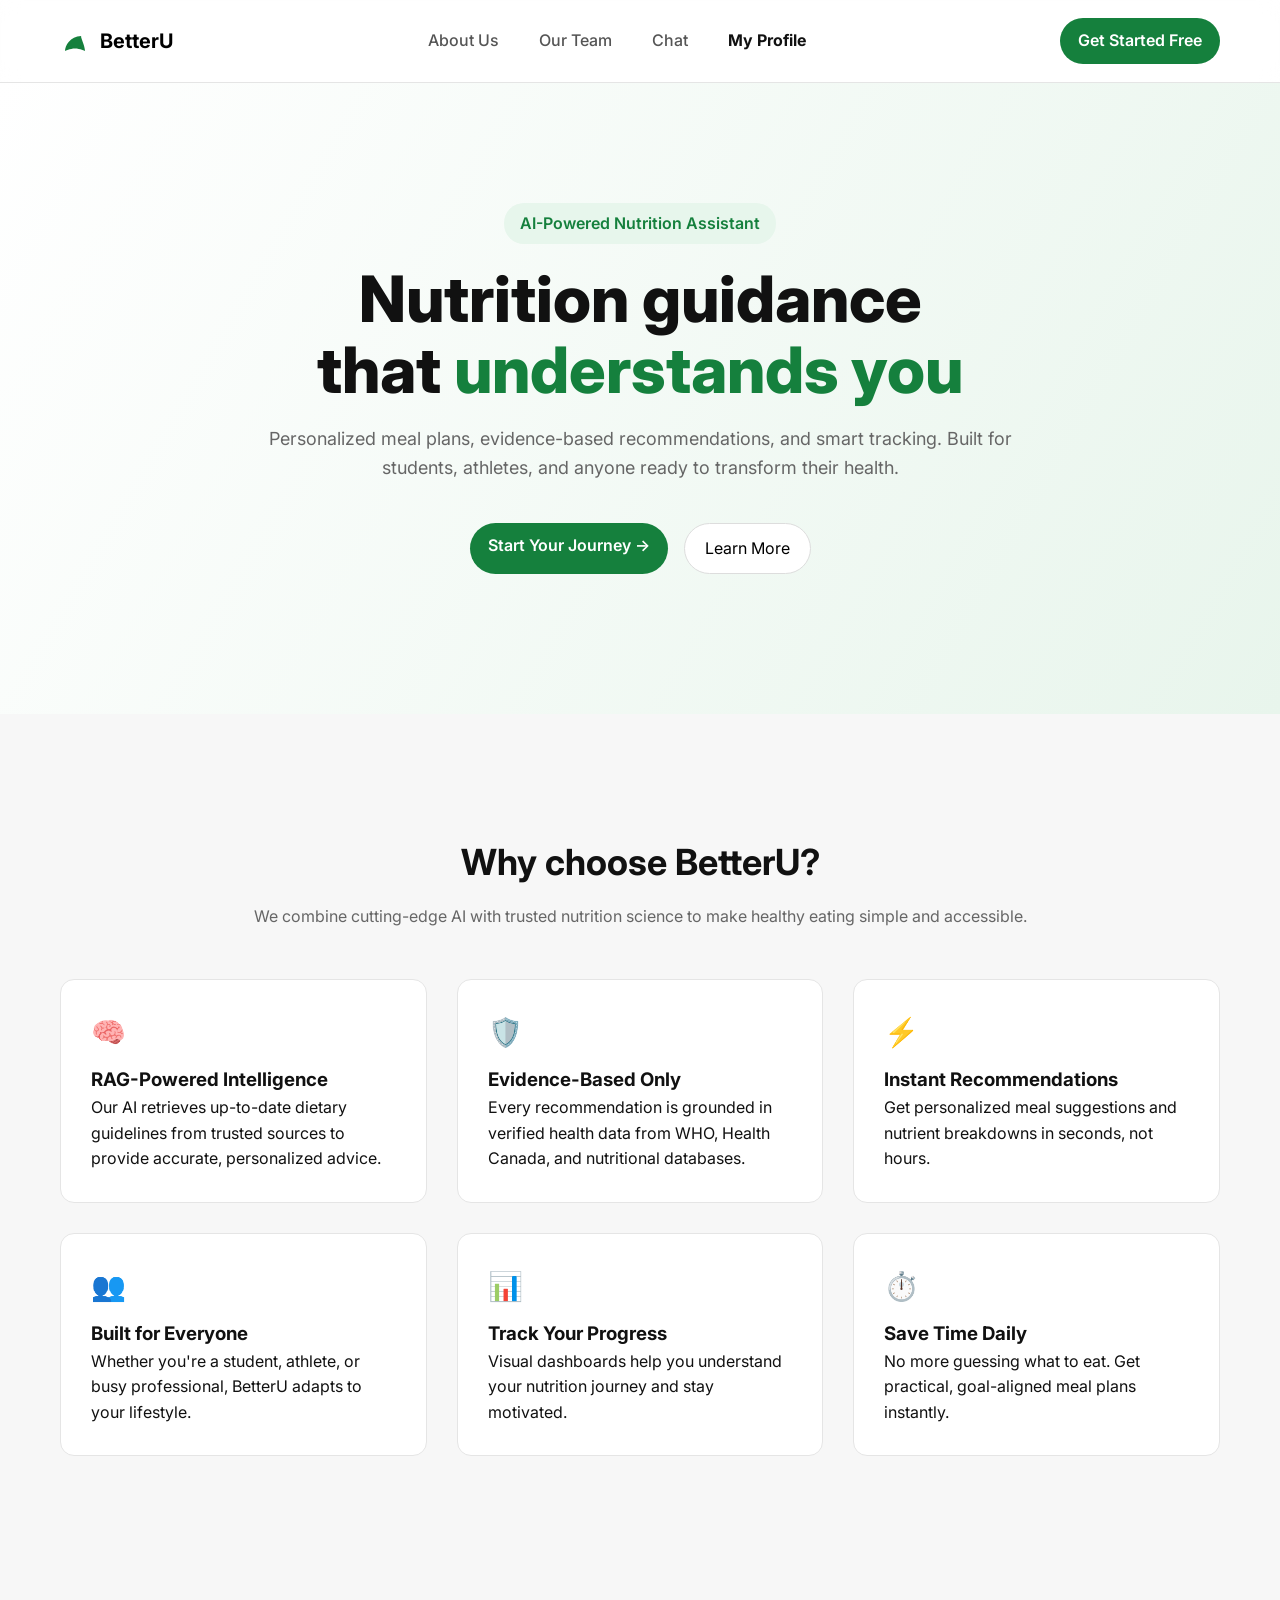
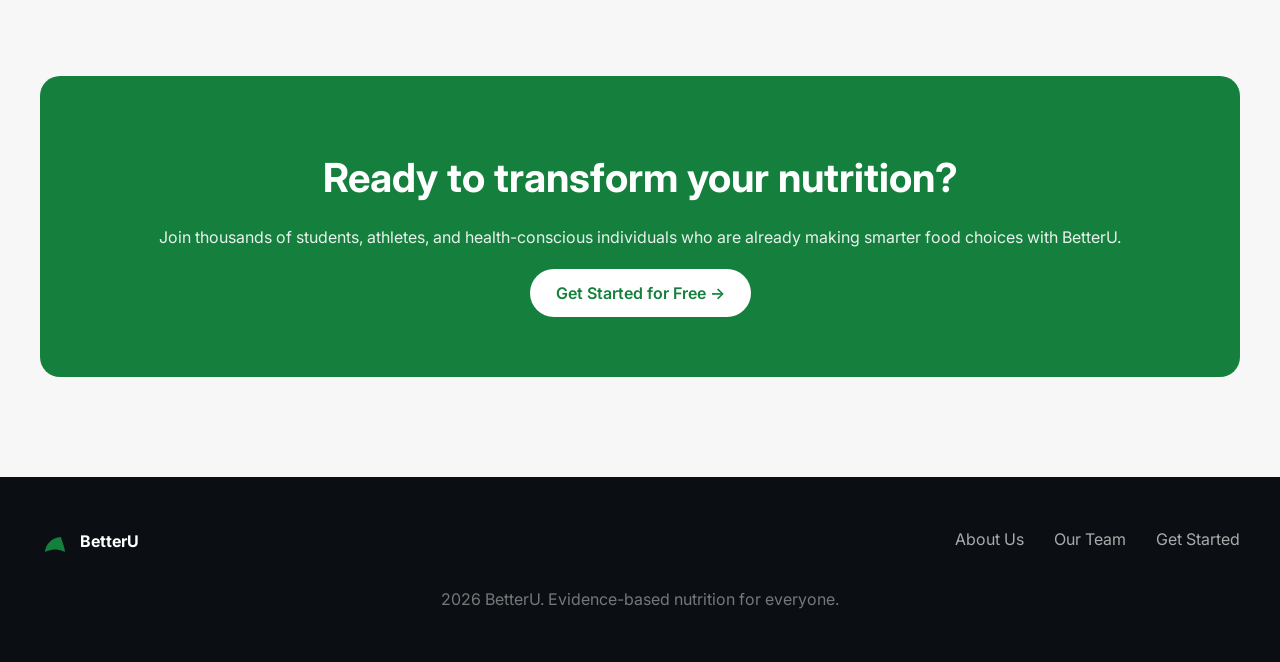
<file: Frontend/index.html>
<!DOCTYPE html>
<html lang="en">

<head>
<meta charset="UTF-8">
<meta name="viewport" content="width=device-width, initial-scale=1.0">

<title>BetterU - AI Nutrition Assistant</title>

<link rel="stylesheet" href="styles.css">

<link href="https://fonts.googleapis.com/css2?family=Inter:wght@400;500;600;700;800&display=swap" rel="stylesheet">

</head>


<body>


<!-- NAVBAR -->

<header class="navbar">

<div class="nav-container">

<a href="#home" class="logo">
<img src="assets/leaf.svg" alt="BetterU logo">
<span>BetterU</span>
</a>

<nav class="nav-links">

<a href="about.html">About Us</a>
<a href="team.html">Our Team</a>
<a href="chat.html">Chat</a>
<a href="profile.html" style="color:#111;font-weight:700;">My Profile</a>

</nav>

<a href="cta.html" class="btn-primary">Get Started Free</a>

</div>

</header>





<section id="home" class="hero">

<div class="hero-content">

<div class="badge">
AI-Powered Nutrition Assistant
</div>

<h1>
Nutrition guidance <br>
that <span class="green">understands you</span>
</h1>

<p class="hero-description">
Personalized meal plans, evidence-based recommendations,
and smart tracking. Built for students, athletes,
and anyone ready to transform their health.
</p>

<div class="hero-buttons">

<a href="cta.html" class="btn-primary">Start Your Journey →</a>

<a href="about.html" class="btn-secondary">Learn More</a>

</div>

</div>

</section>



<!-- FEATURES -->

<section id="about" class="features">

<h2>Why choose BetterU?</h2>

<p class="features-subtitle">
We combine cutting-edge AI with trusted nutrition science to make healthy eating simple and accessible.
</p>


<div class="features-grid">


<div class="feature-card">
<div class="feature-icon">🧠</div>
<h3>RAG-Powered Intelligence</h3>
<p>
Our AI retrieves up-to-date dietary guidelines from trusted sources to provide accurate, personalized advice.
</p>
</div>


<div class="feature-card">
<div class="feature-icon">🛡️</div>
<h3>Evidence-Based Only</h3>
<p>
Every recommendation is grounded in verified health data from WHO, Health Canada, and nutritional databases.
</p>
</div>


<div class="feature-card">
<div class="feature-icon">⚡</div>
<h3>Instant Recommendations</h3>
<p>
Get personalized meal suggestions and nutrient breakdowns in seconds, not hours.
</p>
</div>


<div class="feature-card">
<div class="feature-icon">👥</div>
<h3>Built for Everyone</h3>
<p>
Whether you're a student, athlete, or busy professional, BetterU adapts to your lifestyle.
</p>
</div>


<div class="feature-card">
<div class="feature-icon">📊</div>
<h3>Track Your Progress</h3>
<p>
Visual dashboards help you understand your nutrition journey and stay motivated.
</p>
</div>


<div class="feature-card">
<div class="feature-icon">⏱️</div>
<h3>Save Time Daily</h3>
<p>
No more guessing what to eat. Get practical, goal-aligned meal plans instantly.
</p>
</div>


</div>

</section>



<!-- CTA -->

<section id="cta" class="cta">

<div class="cta-box">

<h2>Ready to transform your nutrition?</h2>

<p>
Join thousands of students, athletes, and health-conscious individuals
who are already making smarter food choices with BetterU.
</p>

<a href="#" class="btn-secondary-light">
Get Started for Free →
</a>

</div>

</section>



<!-- FOOTER -->

<footer class="footer">

<div class="footer-top">

<div class="footer-logo">
<img src="assets/leaf.svg">
<span>BetterU</span>
</div>

<div class="footer-links">
<a href="about.html">About Us</a>
<a href="team.html">Our Team</a>
<a href="cta.html">Get Started</a>
</div>

</div>

<div class="footer-bottom">
<p>2026 BetterU. Evidence-based nutrition for everyone.</p>
</div>

</footer>


<script src="script.js"></script>

</body>

</html>
</file>
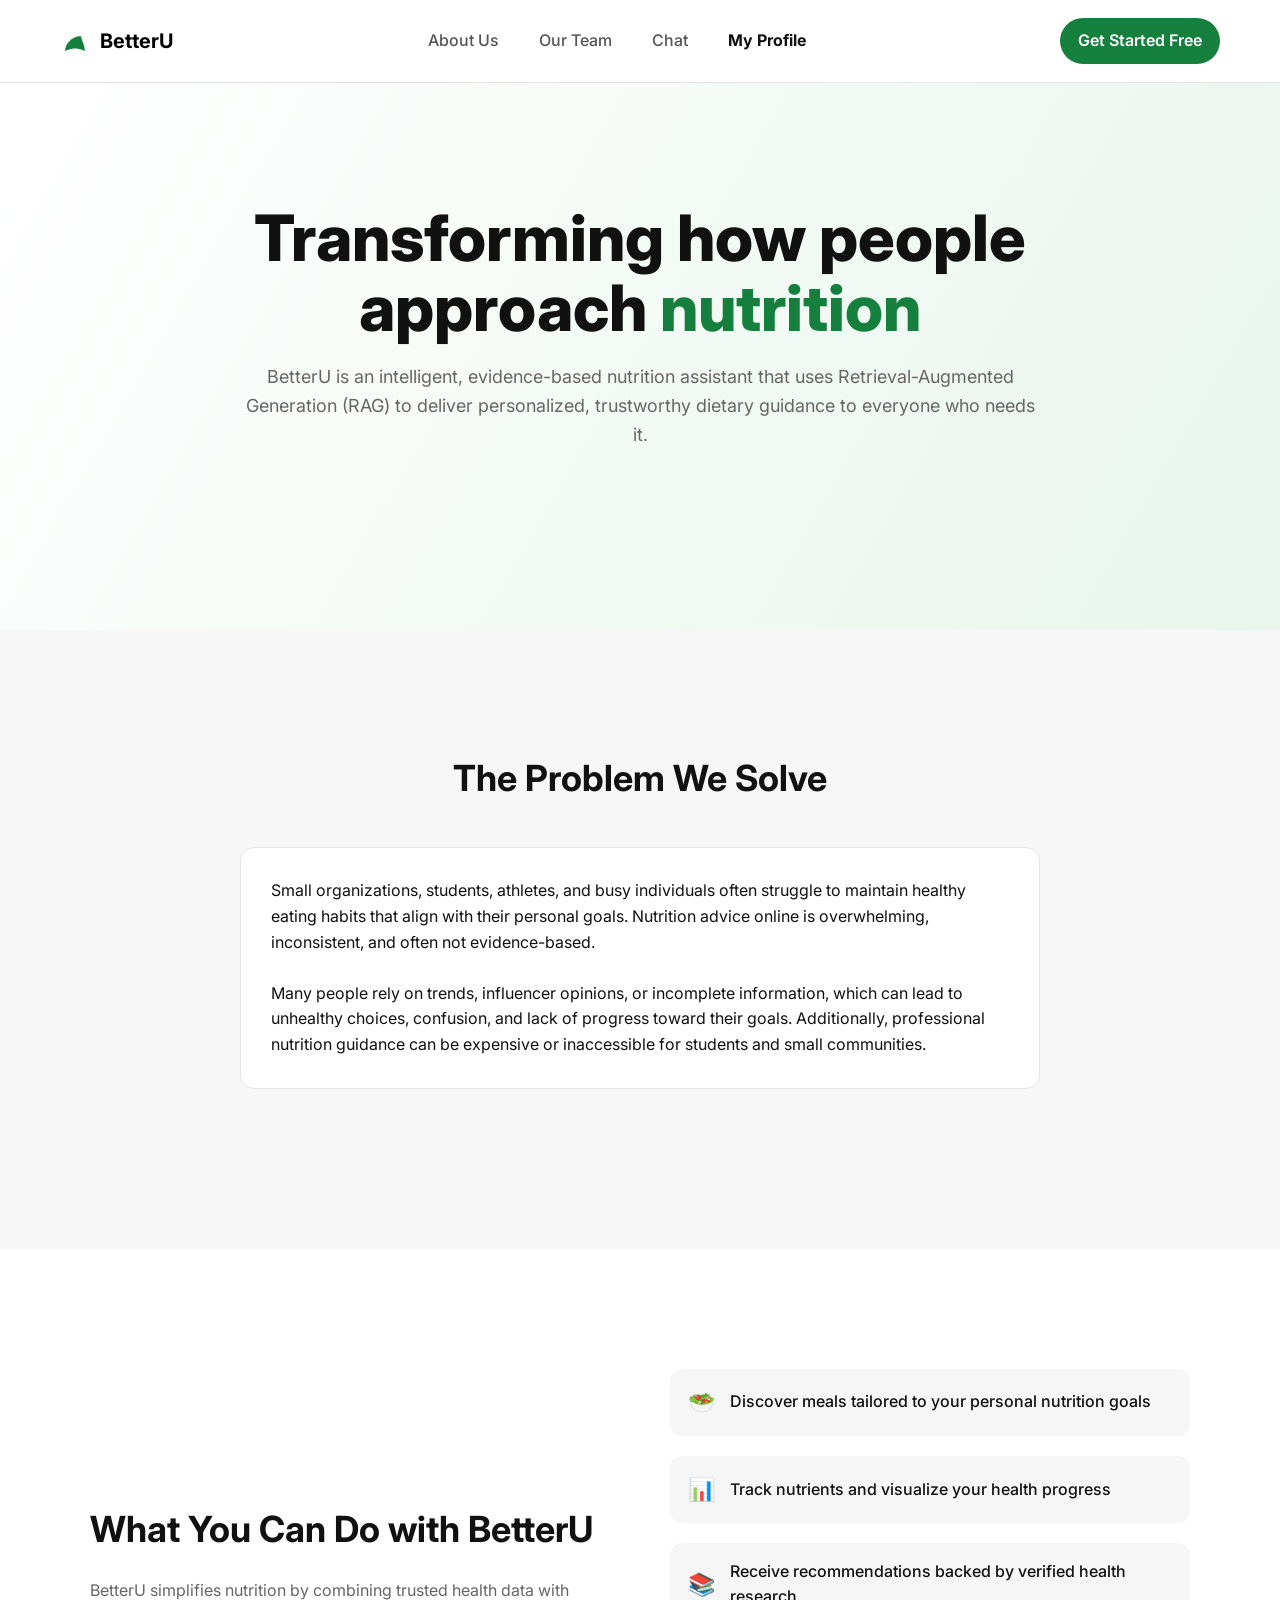
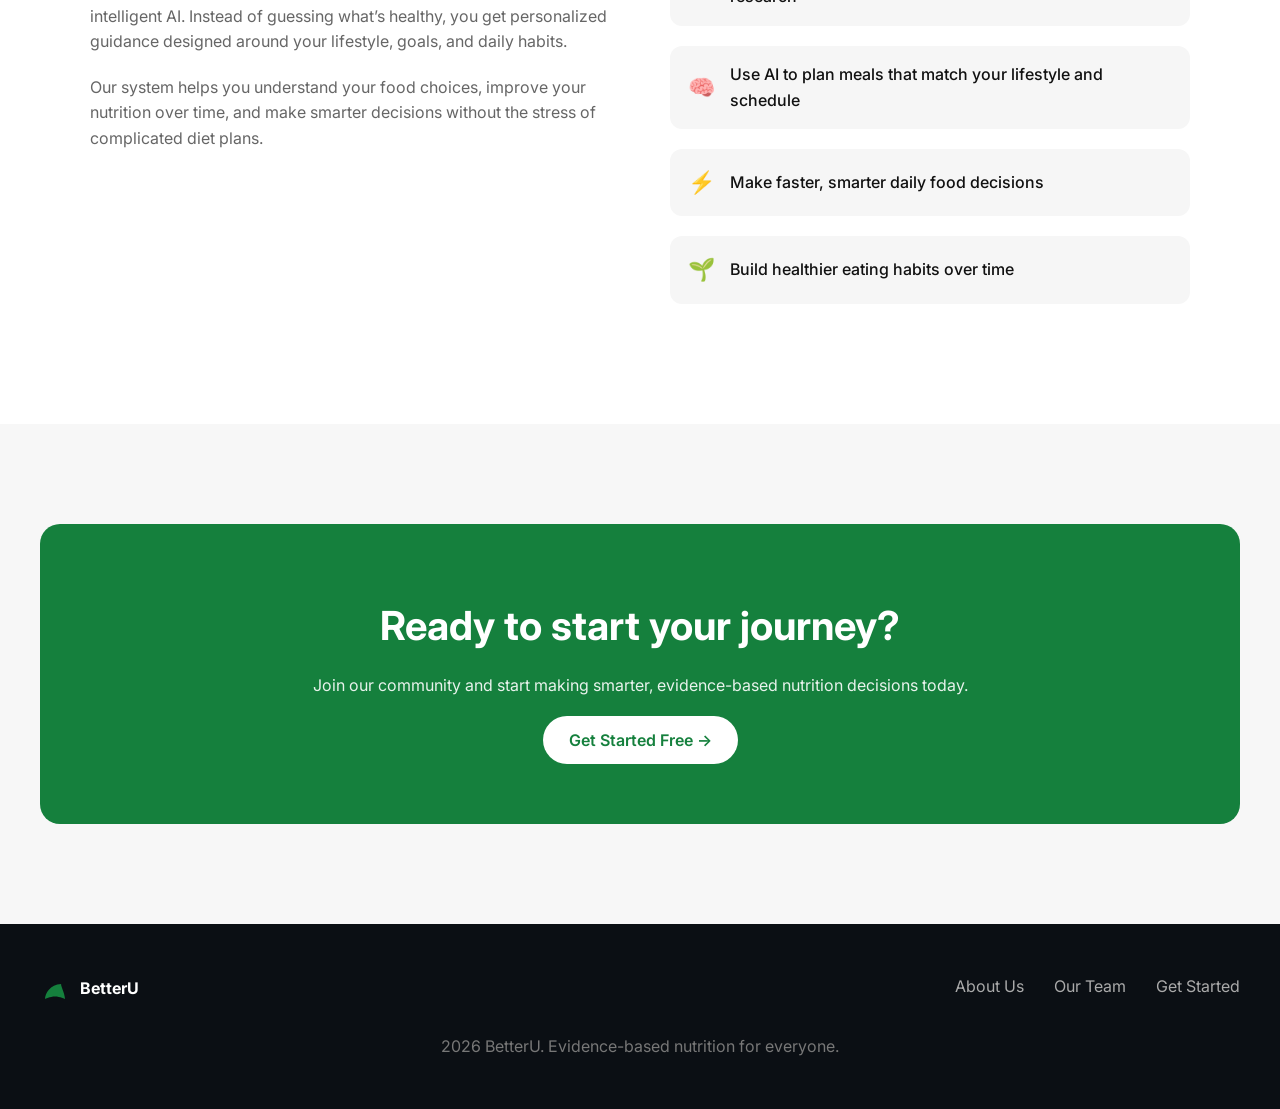
<file: Frontend/about.html>
<!DOCTYPE html>
<html lang="en">

<head>
<meta charset="UTF-8">
<meta name="viewport" content="width=device-width, initial-scale=1.0">

<title>About Us - BetterU</title>

<link rel="stylesheet" href="styles.css">

<link href="https://fonts.googleapis.com/css2?family=Inter:wght@400;500;600;700;800&display=swap" rel="stylesheet">
</head>


<body>

<!-- NAVBAR -->

<header class="navbar">

<div class="nav-container">

<a href="index.html" class="logo">
<img src="assets/leaf.svg" alt="BetterU logo">
<span>BetterU</span>
</a>

<nav class="nav-links">
<a href="about.html">About Us</a>
<a href="team.html">Our Team</a>
<a href="chat.html">Chat</a>
<a href="profile.html" style="color:#111;font-weight:700;">My Profile</a>
</nav>

<a href="#cta" class="btn-primary">Get Started Free</a>

</div>

</header>



<!-- HERO -->

<section class="hero">

<div class="hero-content">

<h1>
Transforming how people approach
<span class="green">nutrition</span>
</h1>

<p class="hero-description">
BetterU is an intelligent, evidence-based nutrition assistant that uses
Retrieval-Augmented Generation (RAG) to deliver personalized,
trustworthy dietary guidance to everyone who needs it.
</p>

</div>

</section>



<!-- PROBLEM SECTION -->

<section class="features">

<h2>The Problem We Solve</h2>

<div class="feature-card" style="max-width:800px;margin:40px auto;text-align:left">

<p>
Small organizations, students, athletes, and busy individuals often
struggle to maintain healthy eating habits that align with their
personal goals. Nutrition advice online is overwhelming,
inconsistent, and often not evidence-based.
</p>

<br>

<p>
Many people rely on trends, influencer opinions, or incomplete
information, which can lead to unhealthy choices, confusion,
and lack of progress toward their goals. Additionally,
professional nutrition guidance can be expensive or inaccessible
for students and small communities.
</p>

</div>

</section>



<!-- WHAT YOU CAN DO -->

<section class="capabilities">

<div class="capabilities-container">

<div class="capabilities-left">

<h2>What You Can Do with BetterU</h2>

<p class="capabilities-intro">
BetterU simplifies nutrition by combining trusted health data
with intelligent AI. Instead of guessing what’s healthy,
you get personalized guidance designed around your lifestyle,
goals, and daily habits.
</p>

<p class="capabilities-intro">
Our system helps you understand your food choices, improve
your nutrition over time, and make smarter decisions without
the stress of complicated diet plans.
</p>

</div>


<div class="capabilities-right">

<div class="capability-item">
<span>🥗</span>
<p>Discover meals tailored to your personal nutrition goals</p>
</div>

<div class="capability-item">
<span>📊</span>
<p>Track nutrients and visualize your health progress</p>
</div>

<div class="capability-item">
<span>📚</span>
<p>Receive recommendations backed by verified health research</p>
</div>

<div class="capability-item">
<span>🧠</span>
<p>Use AI to plan meals that match your lifestyle and schedule</p>
</div>

<div class="capability-item">
<span>⚡</span>
<p>Make faster, smarter daily food decisions</p>
</div>

<div class="capability-item">
<span>🌱</span>
<p>Build healthier eating habits over time</p>
</div>

</div>

</div>

</section>



<!-- CTA -->

<section id="cta" class="cta">

<div class="cta-box">

<h2>Ready to start your journey?</h2>

<p>
Join our community and start making smarter,
evidence-based nutrition decisions today.
</p>

<a href="#" class="btn-secondary-light">
Get Started Free →
</a>

</div>

</section>



<!-- FOOTER -->

<footer class="footer">

<div class="footer-top">

<div class="footer-logo">
<img src="assets/leaf.svg">
<span>BetterU</span>
</div>

<div class="footer-links">
<a href="about.html">About Us</a>
<a href="team.html">Our Team</a>
<a href="#cta">Get Started</a>
</div>

</div>

<div class="footer-bottom">
<p>2026 BetterU. Evidence-based nutrition for everyone.</p>
</div>

</footer>


<script src="script.js"></script>

</body>

</html>
</file>
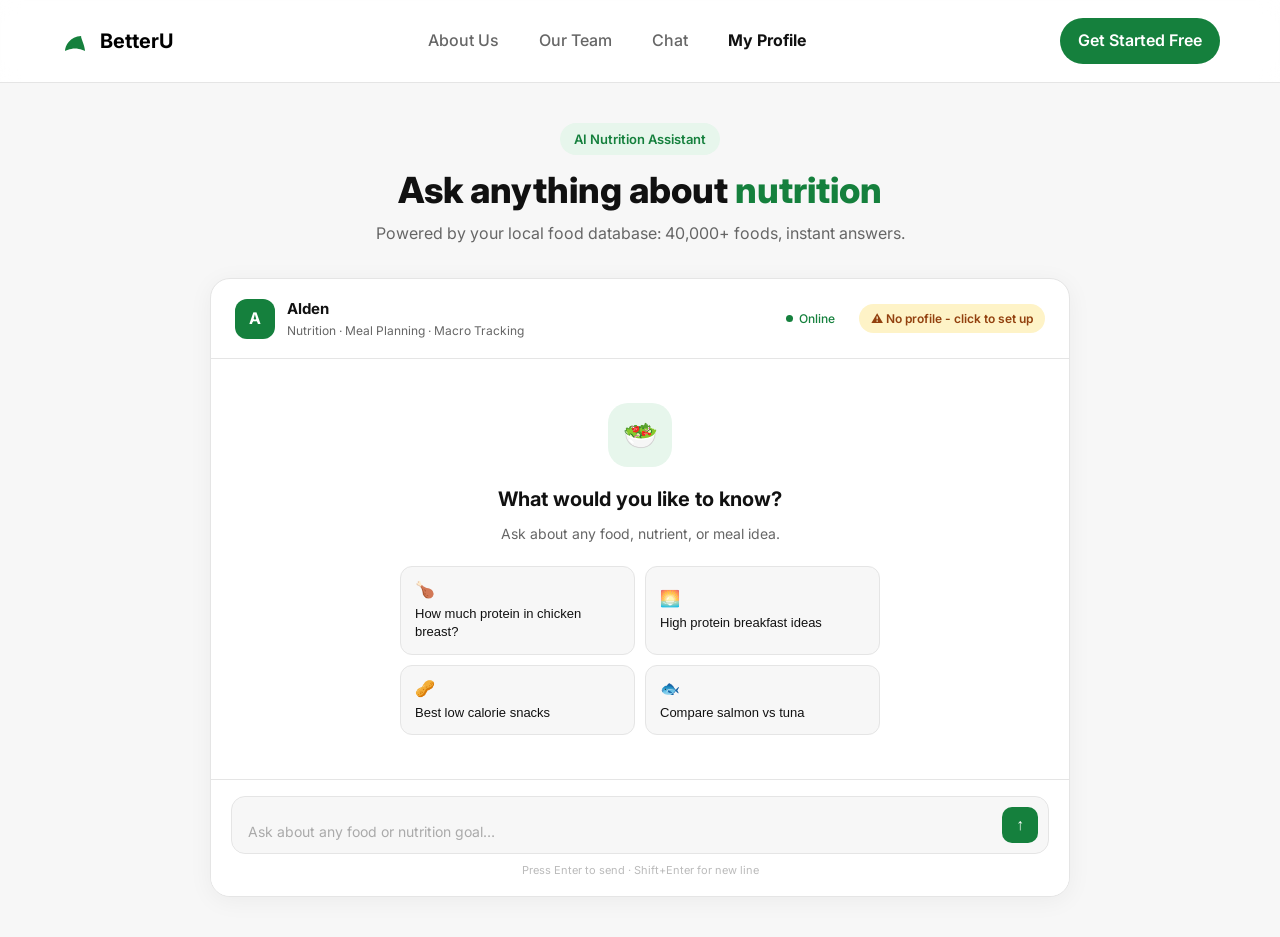
<file: Frontend/chat.html>
<!DOCTYPE html>
<html lang="en">
<head>
<meta charset="UTF-8" />
<meta name="viewport" content="width=device-width, initial-scale=1.0"/>
<title>Alden - BetterU</title>
<link href="https://fonts.googleapis.com/css2?family=Inter:wght@400;500;600;700;800&display=swap" rel="stylesheet"/>
<link rel="stylesheet" href="styles.css"/>
<link rel="stylesheet" href="chat.css"/>
</head>
<body>

<!-- Navbar -->
<header class="navbar">

<div class="nav-container">

<a href="#home" class="logo">
<img src="assets/leaf.svg" alt="BetterU logo">
<span>BetterU</span>
</a>

<nav class="nav-links">

<a href="about.html">About Us</a>
<a href="team.html">Our Team</a>
<a href="chat.html">Chat</a>
<a href="profile.html" style="color:#111;font-weight:700;">My Profile</a>

</nav>

<a href="cta.html" class="btn-primary">Get Started Free</a>

</div>

</header>

<!-- Page -->
<div id="app">
  <div class="page-header">
    <div class="badge">AI Nutrition Assistant</div>
    <h1>Ask anything about <span>nutrition</span></h1>
    <p>Powered by your local food database: 40,000+ foods, instant answers.</p>
  </div>

  <div class="chat-card">
    <!-- Chat header -->
    <div class="chat-header">
      <div class="chat-avatar">A</div>
      <div class="chat-header-info">
        <h3>Alden</h3>
        <p>Nutrition · Meal Planning · Macro Tracking</p>
      </div>
      <div class="status">
        <div class="status-dot"></div>
        Online
      </div>
      <a href="profile.html" id="profile-badge" style="display:none;margin-left:12px;font-size:12px;font-weight:600;color:#15803d;background:#e7f6ec;padding:5px 12px;border-radius:999px;text-decoration:none;"></a>
      <a href="profile.html" id="no-profile-banner" style="display:none;margin-left:12px;font-size:12px;font-weight:600;color:#92400e;background:#fef3c7;padding:5px 12px;border-radius:999px;text-decoration:none;">⚠ No profile - click to set up</a>
    </div>

    <!-- Messages -->
    <div id="messages">
      <div id="welcome">
        <div class="welcome-icon">🥗</div>
        <h2>What would you like to know?</h2>
        <p>Ask about any food, nutrient, or meal idea.</p>
        <div class="suggestion-grid">
          <button class="suggestion-card" onclick="useSuggestion(this)">
            <span class="s-icon">🍗</span>
            How much protein in chicken breast?
          </button>
          <button class="suggestion-card" onclick="useSuggestion(this)">
            <span class="s-icon">🌅</span>
            High protein breakfast ideas
          </button>
          <button class="suggestion-card" onclick="useSuggestion(this)">
            <span class="s-icon">🥜</span>
            Best low calorie snacks
          </button>
          <button class="suggestion-card" onclick="useSuggestion(this)">
            <span class="s-icon">🐟</span>
            Compare salmon vs tuna
          </button>
        </div>
      </div>
    </div>

    <!-- Input -->
    <div class="input-area">
      <div class="input-row">
        <textarea id="input" placeholder="Ask about any food or nutrition goal…" rows="1"></textarea>
        <button id="send" onclick="sendMessage()">↑</button>
      </div>
      <div class="input-hint">Press Enter to send · Shift+Enter for new line</div>
    </div>
  </div>
</div>

<script>
  const messagesEl = document.getElementById('messages');
  const inputEl    = document.getElementById('input');
  const sendBtn    = document.getElementById('send');
  const welcomeEl  = document.getElementById('welcome');

  let history = [];
  let isStreaming = false;

  function getProfile() {
    try {
      const saved = sessionStorage.getItem('betterU_profile');
      return saved ? JSON.parse(saved) : null;
    } catch(e) { return null; }
  }

  window.addEventListener('DOMContentLoaded', () => {
    const profile = getProfile();
    if (!profile) {
      document.getElementById('no-profile-banner').style.display = 'inline-block';
    } else {
      const badge = document.getElementById('profile-badge');
      badge.style.display = 'inline-block';
      const goal = profile.goal ? profile.goal.charAt(0).toUpperCase() + profile.goal.slice(1) : '';
      const kcal = profile.results?.recommended_calories ? Math.round(profile.results.recommended_calories) : '?';
      badge.textContent = `👤 ${goal} · ${kcal} kcal/day`;
    }
  });

  inputEl.addEventListener('input', () => {
    inputEl.style.height = 'auto';
    inputEl.style.height = Math.min(inputEl.scrollHeight, 100) + 'px';
  });

  inputEl.addEventListener('keydown', e => {
    if (e.key === 'Enter' && !e.shiftKey) {
      e.preventDefault();
      sendMessage();
    }
  });

  function useSuggestion(btn) {
    inputEl.value = btn.innerText.trim().replace(/^[^\w]+/, '');
    sendMessage();
  }

  function escapeHtml(s) {
    return s.replace(/&/g,'&amp;').replace(/</g,'&lt;').replace(/>/g,'&gt;');
  }

  function renderMarkdown(raw) {
    return escapeHtml(raw)
      .replace(/\*\*(.+?)\*\*/g, '<strong>$1</strong>')
      .replace(/^[-•]\s(.+)$/gm, '<li>$1</li>')
      .replace(/(<li>[\s\S]*?<\/li>)/g, '<ul>$1</ul>');
  }

  function addMessage(role, text) {
    if (welcomeEl) welcomeEl.remove();
    const wrap = document.createElement('div');
    wrap.className = `msg ${role}`;
    wrap.innerHTML = `
      <div class="msg-label">${role === 'user' ? 'You' : 'Alden'}</div>
      <div class="bubble">${escapeHtml(text)}</div>
    `;
    messagesEl.appendChild(wrap);
    scrollBottom();
    return wrap.querySelector('.bubble');
  }

  function scrollBottom() {
    messagesEl.scrollTop = messagesEl.scrollHeight;
  }

  async function sendMessage() {
    const text = inputEl.value.trim();
    if (!text || isStreaming) return;

    isStreaming = true;
    sendBtn.disabled = true;
    inputEl.value = '';
    inputEl.style.height = 'auto';

    addMessage('user', text);
    history.push({ role: 'user', content: text });

    // Bot bubble
    const botWrap = document.createElement('div');
    botWrap.className = 'msg bot';
    botWrap.innerHTML = `<div class="msg-label">Alden</div><div class="bubble"><span class="cursor"></span></div>`;
    messagesEl.appendChild(botWrap);
    const bubble = botWrap.querySelector('.bubble');
    scrollBottom();

    let fullText = '';

    
    try {
      const profileData = getProfile();
      const res = await fetch('http://127.0.0.1:8000/chat', {
        method: 'POST',
        headers: { 'Content-Type': 'application/json' },
        body: JSON.stringify({
          message: text,
          history: history.slice(-6),
          profile: profileData,
          calc_results: profileData?.results ?? null,
          user_notes: (typeof localStorage !== 'undefined' && localStorage.getItem('betterU_notes')) || ''
        })
      });

      const reader = res.body.getReader();
      const decoder = new TextDecoder();

      while (true) {
        const { done, value } = await reader.read();
        if (done) break;
        fullText += decoder.decode(value, { stream: true });
        bubble.innerHTML = renderMarkdown(fullText) + '<span class="cursor"></span>';
        scrollBottom();
      }

      bubble.innerHTML = renderMarkdown(fullText);
      history.push({ role: 'assistant', content: fullText });

    } catch (err) {
      bubble.innerHTML = '<span style="color:#dc2626">⚠ Could not reach backend. Is the server running?</span>';
    }

    isStreaming = false;
    sendBtn.disabled = false;
    inputEl.focus();
  }
</script>
</body>
</html>
</file>
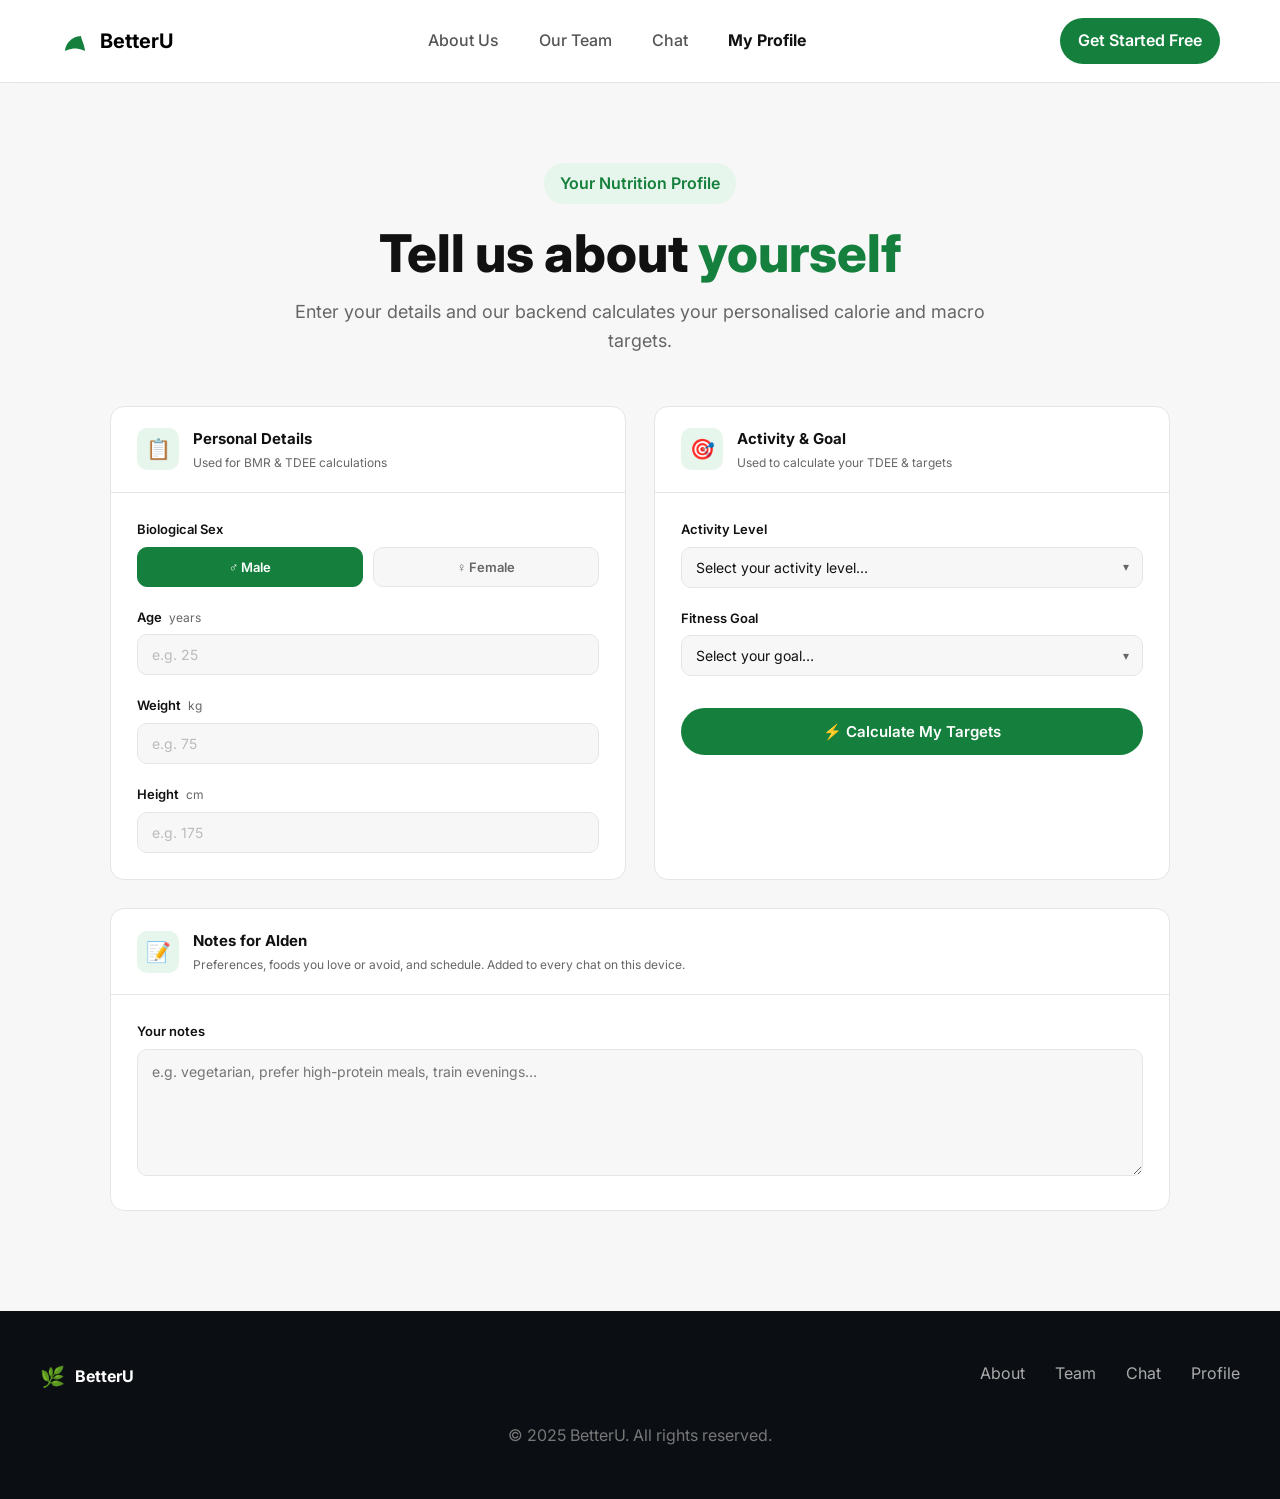
<file: Frontend/profile.html>
<!DOCTYPE html>
<html lang="en">
<head>
<meta charset="UTF-8" />
<meta name="viewport" content="width=device-width, initial-scale=1.0"/>
<title>My Profile - BetterU</title>
<link href="https://fonts.googleapis.com/css2?family=Inter:wght@400;500;600;700;800&display=swap" rel="stylesheet"/>
<link rel="stylesheet" href="styles.css"/>
<link rel="stylesheet" href="form.css"/>
</head>
<body>

<!-- Navbar -->
<header class="navbar">

<div class="nav-container">

<a href="#home" class="logo">
<img src="assets/leaf.svg" alt="BetterU logo">
<span>BetterU</span>
</a>

<nav class="nav-links">

<a href="about.html">About Us</a>
<a href="team.html">Our Team</a>
<a href="chat.html">Chat</a>
<a href="profile.html" style="color:#111;font-weight:700;">My Profile</a>

</nav>

<a href="cta.html" class="btn-primary">Get Started Free</a>

</div>

</header>

<!-- Hero -->
<div class="profile-hero">
  <div class="badge">Your Nutrition Profile</div>
  <h1>Tell us about <span class="green">yourself</span></h1>
  <p>Enter your details and our backend calculates your personalised calorie and macro targets.</p>
</div>

<!-- Main -->
<div class="profile-page">

  <div class="form-grid">

    <!-- Personal details -->
    <div class="form-card">
      <div class="form-card-header">
        <div class="form-card-icon">📋</div>
        <div>
          <h2>Personal Details</h2>
          <p>Used for BMR &amp; TDEE calculations</p>
        </div>
      </div>
      <div class="form-card-body">

        <div class="field">
          <label>Biological Sex</label>
          <div class="toggle-group">
            <button class="toggle-btn active" data-value="male"   onclick="setSex('male')">♂ Male</button>
            <button class="toggle-btn"        data-value="female" onclick="setSex('female')">♀ Female</button>
          </div>
        </div>

        <div class="field">
          <label>Age <span class="unit">years</span></label>
          <input type="number" id="age" placeholder="e.g. 25" min="10" max="100"/>
        </div>

        <div class="field">
          <label>Weight <span class="unit">kg</span></label>
          <input type="number" id="weight" placeholder="e.g. 75" min="20" max="300" step="0.1"/>
        </div>

        <div class="field">
          <label>Height <span class="unit">cm</span></label>
          <input type="number" id="height" placeholder="e.g. 175" min="100" max="250"/>
        </div>

      </div>
    </div>

    <!-- Activity & goal -->
    <div class="form-card">
      <div class="form-card-header">
        <div class="form-card-icon">🎯</div>
        <div>
          <h2>Activity &amp; Goal</h2>
          <p>Used to calculate your TDEE &amp; targets</p>
        </div>
      </div>
      <div class="form-card-body">

        <div class="field">
          <label>Activity Level</label>
          <div class="select-wrap">
            <select id="activity">
              <option value="" disabled selected>Select your activity level…</option>
              <option value="sedentary">🪑 Sedentary: little or no exercise</option>
              <option value="light">🚶 Light: 1–3 days/week</option>
              <option value="moderate">🏃 Moderate: 3–5 days/week</option>
              <option value="active">💪 Active: 6–7 days/week</option>
              <option value="very_active">🔥 Very Active: hard training daily</option>
            </select>
          </div>
        </div>

        <div class="field">
          <label>Fitness Goal</label>
          <div class="select-wrap">
            <select id="goal">
              <option value="" disabled selected>Select your goal…</option>
              <option value="bulk">📈 Bulk: build muscle &amp; size</option>
              <option value="maintain">⚖️ Maintain: keep current weight</option>
              <option value="cut">📉 Cut: lose fat</option>
            </select>
          </div>
        </div>

        <div class="field" style="margin-top:32px;">
          <button class="submit-btn" id="calc-btn" onclick="calculate()">
            <span id="btn-text">⚡ Calculate My Targets</span>
          </button>
          <div class="error-msg" id="error-msg"></div>
        </div>

      </div>
    </div>

  </div><!-- /form-grid -->

  <!-- Notes for Alden (saved locally; sent with Chat) -->
  <div class="form-card notes-card">
    <div class="form-card-header">
      <div class="form-card-icon">📝</div>
      <div>
        <h2>Notes for Alden</h2>
        <p>Preferences, foods you love or avoid, and schedule. Added to every chat on this device.</p>
      </div>
    </div>
    <div class="form-card-body">
      <div class="field" style="margin-bottom:0;">
        <label for="user-notes">Your notes</label>
        <textarea id="user-notes" rows="5" placeholder="e.g. vegetarian, prefer high-protein meals, train evenings…"></textarea>
      </div>
    </div>
  </div>

  <!-- Results -->
  <div id="results-section">
    <div class="results-card">
      <div class="results-header">
        <div class="form-card-icon">📊</div>
        <div>
          <h2>Your Results</h2>
          <p id="results-subtitle">Calculated by calculator.py via FastAPI</p>
        </div>
      </div>
      <div class="results-body">

        <div class="profile-strip" id="profile-strip"></div>

        <div class="stats-grid">
          <div class="stat-tile">
            <div class="t-label">BMI</div>
            <div class="t-value" id="r-bmi">-</div>
            <div class="t-unit"  id="r-bmi-cat">-</div>
          </div>
          <div class="stat-tile">
            <div class="t-label">BMR</div>
            <div class="t-value" id="r-bmr">-</div>
            <div class="t-unit">kcal / day</div>
          </div>
          <div class="stat-tile">
            <div class="t-label">TDEE</div>
            <div class="t-value" id="r-tdee">-</div>
            <div class="t-unit">kcal / day</div>
          </div>
          <div class="stat-tile highlight">
            <div class="t-label">Target Calories</div>
            <div class="t-value" id="r-calories">-</div>
            <div class="t-unit">kcal / day</div>
          </div>
        </div>

        <div class="macros-label">Daily Macros</div>
        <div class="macros-row">
          <div class="macro-tile protein">
            <div class="macro-icon">🥩</div>
            <div class="macro-info">
              <div class="m-label">Protein</div>
              <div class="m-value" id="r-protein">-</div>
              <div class="m-unit">grams / day</div>
            </div>
          </div>
          <div class="macro-tile carbs">
            <div class="macro-icon">🍚</div>
            <div class="macro-info">
              <div class="m-label">Carbs</div>
              <div class="m-value" id="r-carbs">-</div>
              <div class="m-unit">grams / day</div>
            </div>
          </div>
          <div class="macro-tile fat">
            <div class="macro-icon">🥑</div>
            <div class="macro-info">
              <div class="m-label">Fat</div>
              <div class="m-value" id="r-fat">-</div>
              <div class="m-unit">grams / day</div>
            </div>
          </div>
        </div>

        <div class="chat-cta">
          <p>Want meal ideas that hit these targets? <strong>Ask Alden with your profile already loaded.</strong></p>
          <a href="chat.html">💬 Open Chat →</a>
        </div>

      </div>
    </div>
  </div>

</div><!-- /profile-page -->

<!-- Footer -->
<footer class="footer">
  <div class="footer-top">
    <div class="footer-logo">
      <span style="font-size:20px;">🌿</span> BetterU
    </div>
    <div class="footer-links">
      <a href="index.html">About</a>
      <a href="team.html">Team</a>
      <a href="chat.html">Chat</a>
      <a href="profile.html">Profile</a>
    </div>
  </div>
  <div class="footer-bottom">
    <p>&copy; 2025 BetterU. All rights reserved.</p>
  </div>
</footer>

<script>
  let selectedSex = 'male';

  function setSex(val) {
    selectedSex = val;
    document.querySelectorAll('.toggle-btn').forEach(b =>
      b.classList.toggle('active', b.dataset.value === val)
    );
  }

  function showError(msg) {
    const el = document.getElementById('error-msg');
    el.textContent = '⚠ ' + msg;
    el.style.display = 'block';
  }
  function clearError() {
    document.getElementById('error-msg').style.display = 'none';
  }

  function getFormData() {
    const age    = parseFloat(document.getElementById('age').value);
    const weight = parseFloat(document.getElementById('weight').value);
    const height = parseFloat(document.getElementById('height').value);
    const act    = document.getElementById('activity').value;
    const goal   = document.getElementById('goal').value;

    if (!age    || age < 10 || age > 100)   { showError('Please enter a valid age (10–100).');         return null; }
    if (!weight || weight < 20 || weight > 300) { showError('Please enter a valid weight (20–300 kg).'); return null; }
    if (!height || height < 100 || height > 250){ showError('Please enter a valid height (100–250 cm).'); return null; }
    if (!act)  { showError('Please select an activity level.'); return null; }
    if (!goal) { showError('Please select a fitness goal.');    return null; }

    return { age, weight, height, sex: selectedSex, activity: act, goal };
  }

  // Sends profile to FastAPI → calculator.py → returns BMI/BMR/TDEE/macros
  async function calculate() {
    clearError();
    const data = getFormData();
    if (!data) return;

    const btn  = document.getElementById('calc-btn');
    const text = document.getElementById('btn-text');
    btn.disabled = true;
    text.textContent = '⏳ Calculating…';

    try {
      const res = await fetch('http://127.0.0.1:8000/calculate', {
        method:  'POST',
        headers: { 'Content-Type': 'application/json' },
        body:    JSON.stringify(data),
      });

      if (!res.ok) {
        const err = await res.json();
        showError(err.detail || 'Server error. Is uvicorn running?');
        return;
      }

      const result = await res.json();
      // Save to sessionStorage; chat.html reads this to send profile with every message
      sessionStorage.setItem('betterU_profile', JSON.stringify({ ...data, results: result }));
      displayResults(data, result);

    } catch (e) {
      showError('Cannot reach backend. Run: uvicorn main:app --reload');
    } finally {
      btn.disabled = false;
      text.textContent = '✓ Recalculate';
    }
  }

  const actLabels  = { sedentary:'Sedentary', light:'Light', moderate:'Moderate', active:'Active', very_active:'Very Active' };
  const goalLabels = { bulk:'📈 Bulk', maintain:'⚖️ Maintain', cut:'📉 Cut' };

  function bmiCategory(bmi) {
    if (bmi < 18.5) return { label:'Underweight', cls:'bmi-under' };
    if (bmi < 25)   return { label:'Normal',      cls:'bmi-normal' };
    if (bmi < 30)   return { label:'Overweight',  cls:'bmi-over' };
    return              { label:'Obese',       cls:'bmi-obese' };
  }

  function displayResults(data, r) {
    document.getElementById('profile-strip').innerHTML = `
      <div class="strip-item">Sex: <span>${data.sex === 'male' ? '♂ Male' : '♀ Female'}</span></div>
      <div class="strip-item">Age: <span>${data.age} yrs</span></div>
      <div class="strip-item">Weight: <span>${data.weight} kg</span></div>
      <div class="strip-item">Height: <span>${data.height} cm</span></div>
      <div class="strip-item">Activity: <span>${actLabels[data.activity]}</span></div>
      <div class="strip-item">Goal: <span>${goalLabels[data.goal]}</span></div>
    `;

    const cat = bmiCategory(r.bmi);
    document.getElementById('r-bmi').textContent      = r.bmi;
    document.getElementById('r-bmi-cat').innerHTML    = `<span class="bmi-badge ${cat.cls}">${cat.label}</span>`;
    document.getElementById('r-bmr').textContent      = Math.round(r.bmr);
    document.getElementById('r-tdee').textContent     = Math.round(r.tdee);
    document.getElementById('r-calories').textContent = Math.round(r.recommended_calories);
    document.getElementById('r-protein').textContent  = Math.round(r.macros.protein_g) + 'g';
    document.getElementById('r-carbs').textContent    = Math.round(r.macros.carbs_g)   + 'g';
    document.getElementById('r-fat').textContent      = Math.round(r.macros.fat_g)     + 'g';
    document.getElementById('results-subtitle').textContent =
      `${goalLabels[data.goal]} · ${Math.round(r.recommended_calories)} kcal/day · calculated by calculator.py`;

    const section = document.getElementById('results-section');
    section.style.display = 'block';
    requestAnimationFrame(() => section.classList.add('visible'));
    section.scrollIntoView({ behavior: 'smooth', block: 'start' });
  }

  const NOTES_KEY = 'betterU_notes';
  let notesSaveTimer = null;

  function saveUserNotes() {
    const el = document.getElementById('user-notes');
    if (!el) return;
    try {
      localStorage.setItem(NOTES_KEY, el.value);
    } catch (e) {}
  }

  function loadUserNotes() {
    const el = document.getElementById('user-notes');
    if (!el) return;
    try {
      const raw = localStorage.getItem(NOTES_KEY);
      if (raw != null) el.value = raw;
    } catch (e) {}
  }

  // Restore saved profile on page load
  window.addEventListener('DOMContentLoaded', () => {
    loadUserNotes();
    const ta = document.getElementById('user-notes');
    if (ta) {
      ta.addEventListener('input', () => {
        clearTimeout(notesSaveTimer);
        notesSaveTimer = setTimeout(saveUserNotes, 300);
      });
      ta.addEventListener('blur', saveUserNotes);
    }

    const saved = sessionStorage.getItem('betterU_profile');
    if (!saved) return;
    try {
      const p = JSON.parse(saved);
      if (p.age)      document.getElementById('age').value      = p.age;
      if (p.weight)   document.getElementById('weight').value   = p.weight;
      if (p.height)   document.getElementById('height').value   = p.height;
      if (p.sex)      setSex(p.sex);
      if (p.activity) document.getElementById('activity').value = p.activity;
      if (p.goal)     document.getElementById('goal').value     = p.goal;
      if (p.results)  displayResults(p, p.results);
    } catch(e) {}
  });
</script>
</body>
</html>
</file>
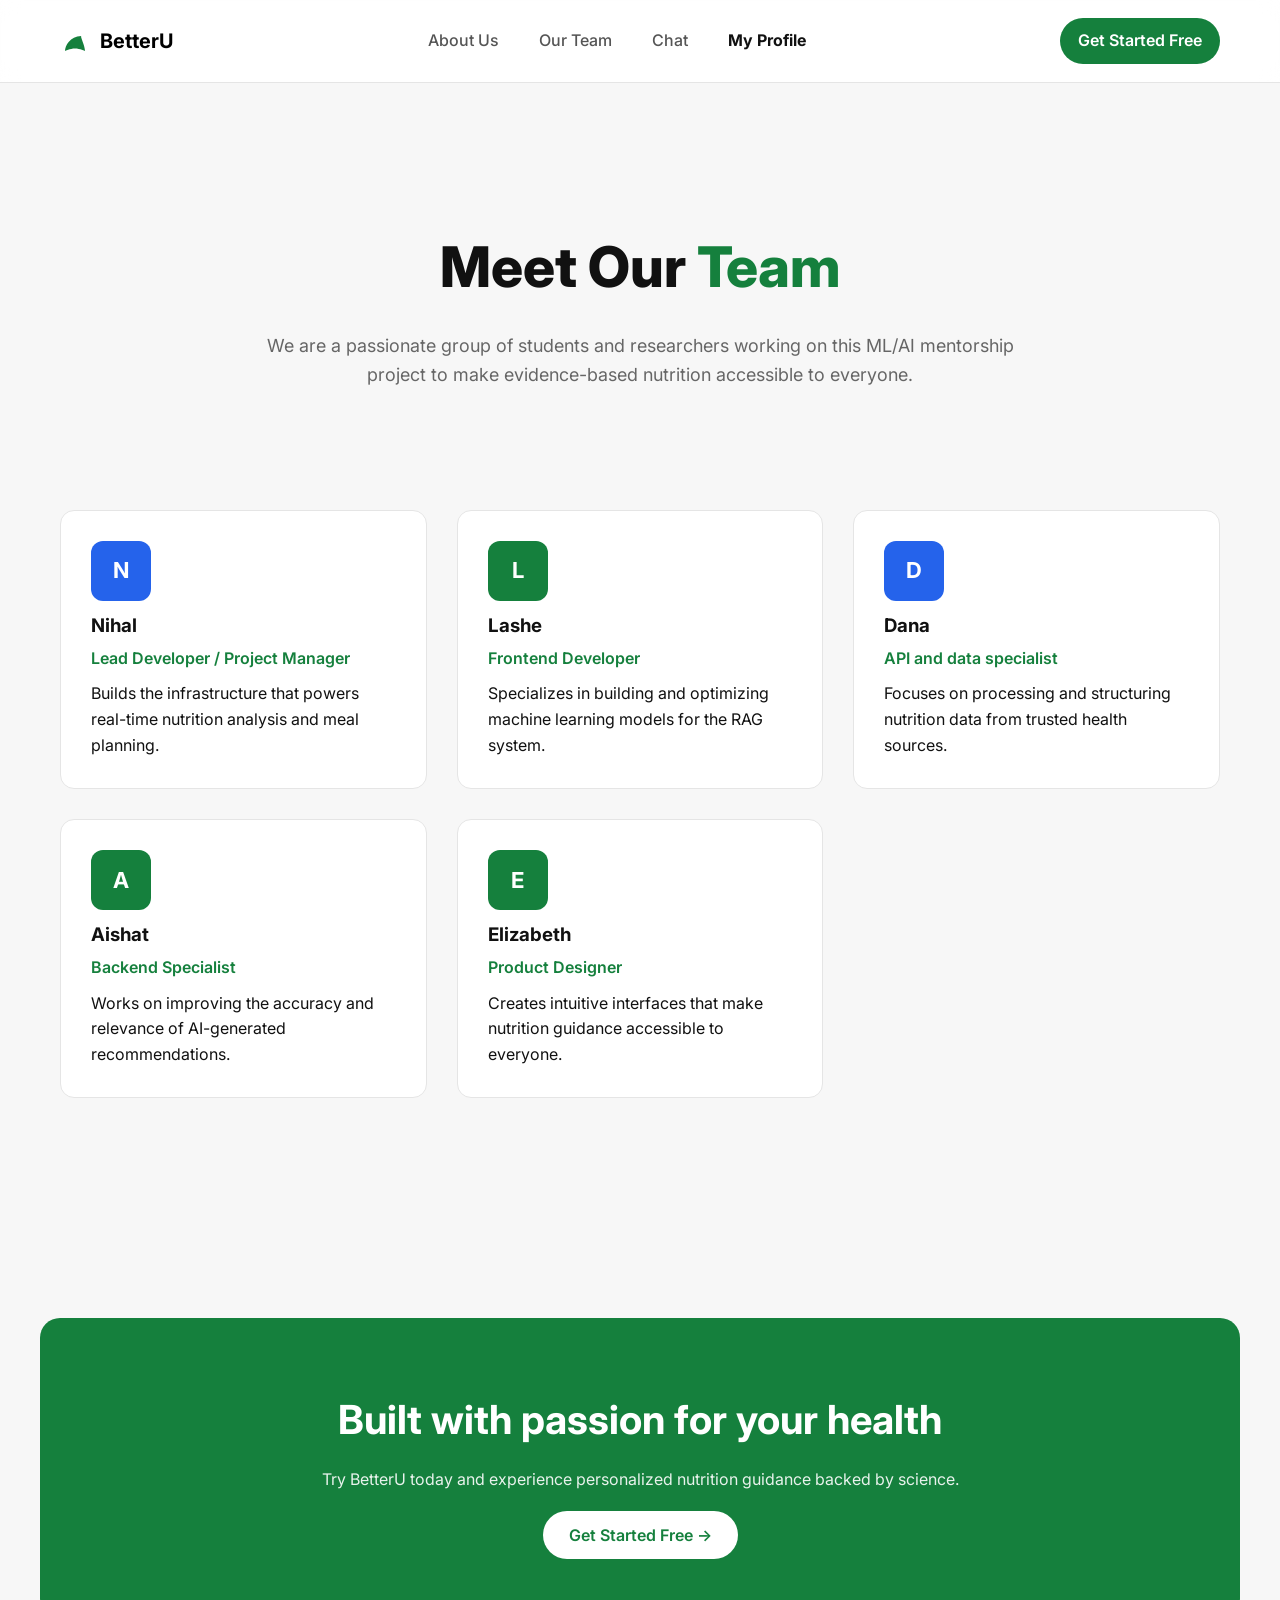
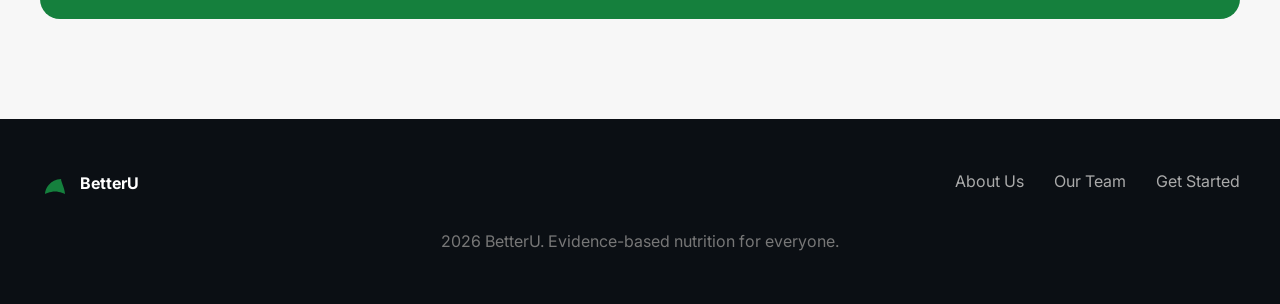
<file: Frontend/team.html>
<!DOCTYPE html>
<html lang="en">

<head>
<meta charset="UTF-8">
<meta name="viewport" content="width=device-width, initial-scale=1.0">

<title>BetterU - Our Team</title>

<link rel="stylesheet" href="styles.css">

<link href="https://fonts.googleapis.com/css2?family=Inter:wght@400;500;600;700;800&display=swap" rel="stylesheet">
</head>


<body>

<!-- NAVBAR -->

<header class="navbar">

<div class="nav-container">

<a href="index.html" class="logo">
<img src="assets/leaf.svg" alt="BetterU logo">
<span>BetterU</span>
</a>

<nav class="nav-links">
<a href="index.html#about">About Us</a>
<a href="team.html">Our Team</a>
<a href="chat.html">Chat</a>
<a href="profile.html" style="color:#111;font-weight:700;">My Profile</a>
</nav>

<a href="index.html#cta" class="btn-primary">Get Started Free</a>

</div>

</header>




<section class="team-hero">

<h1>Meet Our <span class="green">Team</span></h1>

<p>
We are a passionate group of students and researchers working on this ML/AI
mentorship project to make evidence-based nutrition accessible to everyone.
</p>

</section>



<!-- TEAM GRID -->

<section class="team">

<div class="team-grid">
<div class="team-card">
<div class="avatar blue-bg">N</div>
<h3>Nihal</h3>
<span class="role">Lead Developer / Project Manager</span>
<p>
Builds the infrastructure that powers real-time
nutrition analysis and meal planning.
</p>
</div>

<div class="team-card">
<div class="avatar green-bg">L</div>
<h3>Lashe</h3>
<span class="role">Frontend Developer</span>
<p>
Specializes in building and optimizing machine learning models
for the RAG system.
</p>
</div>


<div class="team-card">
<div class="avatar blue-bg">D</div>
<h3>Dana</h3>
<span class="role">API and data specialist</span>
<p>
Focuses on processing and structuring nutrition data
from trusted health sources.
</p>
</div>


<div class="team-card">
<div class="avatar green-bg">A</div>
<h3>Aishat</h3>
<span class="role">Backend Specialist</span>
<p>
Works on improving the accuracy and relevance
of AI-generated recommendations.
</p>
</div>





<div class="team-card">
<div class="avatar green-bg">E</div>
<h3>Elizabeth</h3>
<span class="role">Product Designer</span>
<p>
Creates intuitive interfaces that make nutrition
guidance accessible to everyone.
</p>
</div>


</div>

</section>



<!-- CTA -->

<section class="cta">

<div class="cta-box">

<h2>Built with passion for your health</h2>

<p>
Try BetterU today and experience personalized nutrition guidance
backed by science.
</p>

<a href="index.html#cta" class="btn-secondary-light">
Get Started Free →
</a>

</div>

</section>



<!-- FOOTER -->

<footer class="footer">

<div class="footer-top">

<div class="footer-logo">
<img src="assets/leaf.svg">
<span>BetterU</span>
</div>

<div class="footer-links">
<a href="about.html">About Us</a>
<a href="team.html">Our Team</a>
<a href="index.html#cta">Get Started</a>
</div>

</div>

<div class="footer-bottom">
<p>2026 BetterU. Evidence-based nutrition for everyone.</p>
</div>

</footer>

</body>
</html>
</file>
<file: Frontend/styles.css>
:root {
  --green: #15803d;
  --green-dark: #166534;
  --green-light: #e7f6ec;
  --border: #e5e5e5;
  --muted: #666;
  --text: #111;
  --bg: #f7f7f7;
  --white: #ffffff;
  --red: #dc2626;
  --red-light: #fef2f2;
  --font: 'Inter', sans-serif;
}

*, *::before, *::after {
  margin: 0;
  padding: 0;
  box-sizing: border-box;
}

html {
  scroll-behavior: smooth;
}

body {
  font-family: var(--font);
  background: var(--bg);
  color: var(--text);
  line-height: 1.6;
  opacity: 0;
  animation: fadeInPage 0.8s ease forwards;
}

@keyframes fadeInPage {
  from { opacity: 0; transform: translateY(10px); }
  to { opacity: 1; transform: translateY(0); }
}

@keyframes fadeUp {
  to { opacity: 1; transform: translateY(0); }
}

.hero,
.features,
.team,
.cta {
  opacity: 0;
  transform: translateY(30px);
  animation: fadeUp 0.8s ease forwards;
}

.features { animation-delay: 0.2s; }
.team { animation-delay: 0.3s; }
.cta { animation-delay: 0.4s; }

/* NAVBAR */

.navbar {
  position: sticky;
  top: 0;
  width: 100%;
  background: rgba(255, 255, 255, 0.9);
  backdrop-filter: blur(10px);
  border-bottom: 1px solid var(--border);
  z-index: 100;
}

.nav-container {
  max-width: 1200px;
  margin: auto;
  display: flex;
  align-items: center;
  justify-content: space-between;
  padding: 18px 20px;
}

.logo {
  display: flex;
  align-items: center;
  gap: 10px;
  text-decoration: none;
  font-weight: 700;
  font-size: 20px;
  color: black;
}

.logo img { width: 30px; }

.nav-links {
  display: flex;
  gap: 40px;
}

.nav-links a {
  text-decoration: none;
  color: #555;
  font-weight: 500;
}

.btn-primary {
  background: var(--green);
  color: white;
  padding: 10px 18px;
  border-radius: 999px;
  text-decoration: none;
  font-weight: 600;
}

.btn-primary:hover { background: var(--green-dark); }

/* HERO */

.hero {
  padding-top: 120px;
  padding-bottom: 140px;
  text-align: center;
  background: linear-gradient(120deg, #ffffff, #e8f5ec);
}

.hero-content { max-width: 800px; margin: auto; }

.badge {
  display: inline-block;
  background: var(--green-light);
  color: var(--green);
  padding: 8px 16px;
  border-radius: 20px;
  font-weight: 600;
  margin-bottom: 20px;
}

.hero h1 {
  font-size: 64px;
  font-weight: 800;
  line-height: 1.1;
  margin-bottom: 20px;
}

.green { color: var(--green); }

.hero-description {
  font-size: 18px;
  color: var(--muted);
  margin-bottom: 40px;
}

.hero-buttons {
  display: flex;
  justify-content: center;
  gap: 16px;
}

.btn-secondary {
  background: white;
  padding: 12px 20px;
  border-radius: 999px;
  text-decoration: none;
  border: 1px solid #ddd;
  color: black;
}

/* FEATURES */

.features {
  padding: 120px 20px;
  max-width: 1200px;
  margin: auto;
  text-align: center;
}

.features h2 { font-size: 36px; margin-bottom: 12px; }

.features-subtitle {
  color: var(--muted);
  margin-bottom: 50px;
}

.features-grid {
  display: grid;
  grid-template-columns: repeat(3, 1fr);
  gap: 30px;
}

.feature-card {
  background: white;
  border-radius: 14px;
  padding: 30px;
  text-align: left;
  border: 1px solid var(--border);
  transition: all 0.25s ease;
  cursor: pointer;
}

.feature-card:hover {
  transform: translateY(-8px) scale(1.03);
  box-shadow: 0 15px 30px rgba(0, 0, 0, 0.08);
}

.feature-icon {
  font-size: 28px;
  margin-bottom: 10px;
}

.feature-card:hover .feature-icon {
  transform: scale(1.15);
  transition: 0.2s;
}

/* CTA */

.cta { padding: 100px 20px; }

.cta-box {
  background: var(--green);
  color: white;
  padding: 70px;
  border-radius: 20px;
  max-width: 1200px;
  margin: auto;
  text-align: center;
}

.cta-box h2 { font-size: 40px; margin-bottom: 15px; }

.cta-box p {
  opacity: 0.9;
  margin-bottom: 30px;
}

.btn-secondary-light {
  background: white;
  color: var(--green);
  padding: 14px 26px;
  border-radius: 999px;
  text-decoration: none;
  font-weight: 600;
}

/* FOOTER */

.footer {
  background: #0b0f14;
  color: white;
  padding: 50px 20px;
}

.footer-top {
  display: flex;
  justify-content: space-between;
  max-width: 1200px;
  margin: auto;
  margin-bottom: 30px;
}

.footer-logo {
  display: flex;
  align-items: center;
  gap: 10px;
  font-weight: 700;
}

.footer-logo img { width: 30px; }

.footer-links {
  display: flex;
  gap: 30px;
}

.footer-links a {
  color: #aaa;
  text-decoration: none;
}

.footer-bottom {
  text-align: center;
  color: #777;
}

/* TEAM PAGE */

.team-hero {
  padding-top: 140px;
  padding-bottom: 60px;
  text-align: center;
  max-width: 800px;
  margin: auto;
}

.team-hero h1 {
  font-size: 56px;
  font-weight: 800;
  margin-bottom: 20px;
}

.team-hero p {
  color: var(--muted);
  font-size: 18px;
}

.team {
  padding: 60px 20px 120px;
  max-width: 1200px;
  margin: auto;
}

.team-grid {
  display: grid;
  grid-template-columns: repeat(3, 1fr);
  gap: 30px;
}

.team-card {
  background: white;
  border: 1px solid var(--border);
  border-radius: 14px;
  padding: 30px;
  transition: all 0.25s ease;
  cursor: pointer;
}

.team-card:hover {
  transform: translateY(-8px) scale(1.03);
  box-shadow: 0 15px 30px rgba(0, 0, 0, 0.08);
}

.team-card h3 {
  margin-top: 10px;
  margin-bottom: 5px;
}

.role {
  color: var(--green);
  font-weight: 600;
  display: block;
  margin-bottom: 10px;
}

.avatar {
  width: 60px;
  height: 60px;
  border-radius: 12px;
  display: flex;
  align-items: center;
  justify-content: center;
  color: white;
  font-weight: 700;
  font-size: 22px;
}

.green-bg { background: var(--green); }
.blue-bg { background: #2563eb; }

.team-cta {
  text-align: center;
  padding: 80px 20px;
  background: var(--bg);
}

.team-cta h2 { font-size: 36px; margin-bottom: 15px; }

.team-cta p {
  color: var(--muted);
  margin-bottom: 25px;
}

/* CAPABILITIES */

.capabilities {
  padding: 120px 20px;
  background: white;
}

.capabilities-container {
  max-width: 1100px;
  margin: auto;
  display: grid;
  grid-template-columns: 1fr 1fr;
  gap: 60px;
  align-items: center;
}

.capabilities-left h2 { font-size: 36px; margin-bottom: 20px; }

.capabilities-intro {
  color: var(--muted);
  margin-bottom: 20px;
}

.capabilities-right {
  display: flex;
  flex-direction: column;
  gap: 20px;
}

.capability-item {
  display: flex;
  align-items: center;
  gap: 15px;
  padding: 16px 18px;
  background: #f6f6f6;
  border-radius: 12px;
  font-weight: 500;
  transition: all 0.25s ease;
  cursor: pointer;
}

.capability-item span {
  font-size: 22px;
  transition: transform 0.25s ease;
}

.capability-item:hover {
  background: white;
  transform: translateY(-5px);
  box-shadow: 0 10px 25px rgba(0, 0, 0, 0.08);
  border-left: 4px solid var(--green);
}

.capability-item:hover span { transform: scale(1.2); }
</file>
<file: Frontend/chat.css>
/* Chat page — extends styles.css */

.nav-links a {
  color: var(--muted);
  transition: color 0.2s;
}

.nav-links a:hover,
.nav-links a.active { color: var(--text); }

#app {
  max-width: 900px;
  margin: 0 auto;
  padding: 40px 20px 40px;
  display: flex;
  flex-direction: column;
  min-height: calc(100vh - 73px);
}

.page-header {
  text-align: center;
  margin-bottom: 32px;
  opacity: 0;
  transform: translateY(20px);
  animation: fadeUp 0.8s ease 0.1s forwards;
}

.page-header .badge {
  padding: 6px 14px;
  font-size: 13px;
  margin-bottom: 14px;
}

.page-header h1 {
  font-size: 36px;
  font-weight: 800;
  line-height: 1.2;
  margin-bottom: 8px;
}

.page-header h1 span { color: var(--green); }
.page-header p { color: var(--muted); font-size: 16px; }

.chat-card {
  background: var(--white);
  border: 1px solid var(--border);
  border-radius: 20px;
  display: flex;
  flex-direction: column;
  flex: 1;
  min-height: 520px;
  overflow: hidden;
  box-shadow: 0 4px 24px rgba(0, 0, 0, 0.05);
  opacity: 0;
  transform: translateY(20px);
  animation: fadeUp 0.8s ease 0.2s forwards;
}

.chat-header {
  display: flex;
  align-items: center;
  gap: 12px;
  padding: 18px 24px;
  border-bottom: 1px solid var(--border);
}

.chat-avatar {
  width: 40px;
  height: 40px;
  background: var(--green);
  border-radius: 12px;
  display: grid;
  place-items: center;
  color: white;
  font-weight: 700;
  font-size: 16px;
  flex-shrink: 0;
}

.chat-header-info h3 { font-size: 15px; font-weight: 700; }
.chat-header-info p { font-size: 12px; color: var(--muted); }

.status {
  display: flex;
  align-items: center;
  gap: 6px;
  margin-left: auto;
  font-size: 12px;
  color: var(--green);
  font-weight: 500;
}

.status-dot {
  width: 7px;
  height: 7px;
  background: var(--green);
  border-radius: 50%;
  animation: pulse 2s infinite;
}

@keyframes pulse {
  0%, 100% { opacity: 1; }
  50% { opacity: 0.4; }
}

#messages {
  flex: 1;
  overflow-y: auto;
  padding: 24px;
  display: flex;
  flex-direction: column;
  gap: 20px;
  scroll-behavior: smooth;
}

#messages::-webkit-scrollbar { width: 4px; }
#messages::-webkit-scrollbar-track { background: transparent; }
#messages::-webkit-scrollbar-thumb { background: var(--border); border-radius: 4px; }

#welcome {
  margin: auto;
  text-align: center;
  padding: 20px;
}

.welcome-icon {
  width: 64px;
  height: 64px;
  background: var(--green-light);
  border-radius: 20px;
  display: grid;
  place-items: center;
  font-size: 28px;
  margin: 0 auto 16px;
}

#welcome h2 { font-size: 20px; font-weight: 700; margin-bottom: 8px; }
#welcome p { color: var(--muted); font-size: 14px; margin-bottom: 20px; }

.suggestion-grid {
  display: grid;
  grid-template-columns: 1fr 1fr;
  gap: 10px;
  max-width: 480px;
  margin: 0 auto;
}

.suggestion-card {
  background: var(--bg);
  border: 1px solid var(--border);
  border-radius: 12px;
  padding: 12px 14px;
  font-size: 13px;
  font-weight: 500;
  color: var(--text);
  cursor: pointer;
  text-align: left;
  transition: all 0.2s ease;
  line-height: 1.4;
}

.suggestion-card:hover {
  border-color: var(--green);
  background: var(--green-light);
  color: var(--green-dark);
  transform: translateY(-2px);
  box-shadow: 0 4px 12px rgba(21, 128, 61, 0.1);
}

.suggestion-card .s-icon { font-size: 16px; display: block; margin-bottom: 4px; }

.msg {
  display: flex;
  flex-direction: column;
  gap: 4px;
  animation: msgIn 0.2s ease;
}

@keyframes msgIn {
  from { opacity: 0; transform: translateY(8px); }
  to { opacity: 1; transform: translateY(0); }
}

.msg-label {
  font-size: 11px;
  font-weight: 600;
  letter-spacing: 0.05em;
  text-transform: uppercase;
  color: var(--muted);
  padding: 0 2px;
}

.msg.user .msg-label { color: var(--green); }

.bubble {
  padding: 12px 16px;
  border-radius: 14px;
  font-size: 14px;
  line-height: 1.65;
  white-space: pre-wrap;
  word-break: break-word;
  border: 1px solid var(--border);
}

.msg.user .bubble {
  background: var(--green);
  color: white;
  border-color: var(--green);
  border-bottom-right-radius: 4px;
}

.msg.bot .bubble {
  background: var(--bg);
  border-bottom-left-radius: 4px;
}

.bubble strong { font-weight: 700; }
.msg.user .bubble strong { color: white; }
.msg.bot .bubble strong { color: var(--green-dark); }
.bubble ul { padding-left: 18px; margin: 6px 0; }
.bubble li { margin: 3px 0; }

.cursor {
  display: inline-block;
  width: 2px;
  height: 14px;
  background: var(--green);
  vertical-align: text-bottom;
  margin-left: 2px;
  border-radius: 1px;
  animation: blink 0.8s step-end infinite;
}

@keyframes blink {
  0%, 100% { opacity: 1; }
  50% { opacity: 0; }
}

.input-area {
  padding: 16px 20px;
  border-top: 1px solid var(--border);
  background: var(--white);
}

.input-row {
  display: flex;
  gap: 10px;
  align-items: flex-end;
  background: var(--bg);
  border: 1px solid var(--border);
  border-radius: 14px;
  padding: 10px 10px 10px 16px;
  transition: border-color 0.2s;
}

.input-row:focus-within { border-color: var(--green); }

#input {
  flex: 1;
  background: transparent;
  border: none;
  outline: none;
  font-family: var(--font);
  font-size: 14px;
  color: var(--text);
  resize: none;
  min-height: 22px;
  max-height: 100px;
  line-height: 1.5;
}

#input::placeholder { color: #aaa; }

#send {
  width: 36px;
  height: 36px;
  background: var(--green);
  border: none;
  border-radius: 10px;
  color: white;
  cursor: pointer;
  display: grid;
  place-items: center;
  flex-shrink: 0;
  font-size: 16px;
  transition: background 0.2s, transform 0.1s;
}

#send:hover { background: var(--green-dark); }
#send:active { transform: scale(0.92); }
#send:disabled { opacity: 0.35; cursor: not-allowed; }

.input-hint {
  font-size: 11px;
  color: #bbb;
  margin-top: 8px;
  text-align: center;
}
</file>
<file: Frontend/form.css>
/* Profile page — uses variables from styles.css */

.profile-page {
  max-width: 1100px;
  margin: 0 auto;
  padding: 0 20px 100px;
}

.profile-hero {
  text-align: center;
  padding-top: 80px;
  padding-bottom: 50px;
  max-width: 700px;
  margin: 0 auto;
  opacity: 0;
  transform: translateY(20px);
  animation: fadeUp 0.8s ease 0.1s forwards;
}

.profile-hero h1 {
  font-size: 52px;
  font-weight: 800;
  line-height: 1.15;
  margin-bottom: 14px;
}

.profile-hero p { color: var(--muted); font-size: 18px; }

.form-grid {
  display: grid;
  grid-template-columns: 1fr 1fr;
  gap: 28px;
  opacity: 0;
  transform: translateY(20px);
  animation: fadeUp 0.8s ease 0.2s forwards;
}

@media (max-width: 700px) {
  .form-grid { grid-template-columns: 1fr; }
  .profile-hero h1 { font-size: 36px; }
}

.form-card {
  background: var(--white);
  border: 1px solid var(--border);
  border-radius: 14px;
  overflow: hidden;
}

.form-card.notes-card {
  margin-top: 28px;
  opacity: 0;
  transform: translateY(20px);
  animation: fadeUp 0.8s ease 0.25s forwards;
}

.form-card-header {
  display: flex;
  align-items: center;
  gap: 14px;
  padding: 20px 26px;
  border-bottom: 1px solid var(--border);
}

.form-card-icon {
  width: 42px;
  height: 42px;
  border-radius: 10px;
  background: var(--green-light);
  display: grid;
  place-items: center;
  font-size: 20px;
  flex-shrink: 0;
}

.form-card-header h2 { font-size: 15px; font-weight: 700; margin-bottom: 2px; }
.form-card-header p { font-size: 12px; color: var(--muted); }
.form-card-body { padding: 26px; }

.field { margin-bottom: 20px; }
.field:last-child { margin-bottom: 0; }

label {
  display: block;
  font-size: 13px;
  font-weight: 600;
  margin-bottom: 7px;
  color: var(--text);
}

label .unit {
  font-weight: 400;
  color: var(--muted);
  font-size: 12px;
  margin-left: 4px;
}

input[type="number"],
select {
  width: 100%;
  padding: 11px 14px;
  border: 1px solid var(--border);
  border-radius: 10px;
  font-family: var(--font);
  font-size: 14px;
  color: var(--text);
  background: var(--bg);
  outline: none;
  transition: border-color 0.2s, box-shadow 0.2s;
  appearance: none;
  -webkit-appearance: none;
}

input[type="number"]:focus,
select:focus {
  border-color: var(--green);
  box-shadow: 0 0 0 3px rgba(21, 128, 61, 0.1);
}

input[type="number"]::placeholder { color: #bbb; }

#user-notes {
  width: 100%;
  min-height: 120px;
  padding: 12px 14px;
  border: 1px solid var(--border);
  border-radius: 10px;
  font-family: var(--font);
  font-size: 14px;
  color: var(--text);
  background: var(--bg);
  resize: vertical;
  line-height: 1.45;
}

#user-notes:focus {
  outline: none;
  border-color: var(--green);
  box-shadow: 0 0 0 3px rgba(21, 128, 61, 0.1);
}

.select-wrap { position: relative; }

.select-wrap::after {
  content: '▾';
  position: absolute;
  right: 14px;
  top: 50%;
  transform: translateY(-50%);
  color: var(--muted);
  font-size: 12px;
  pointer-events: none;
}

.toggle-group {
  display: grid;
  grid-template-columns: 1fr 1fr;
  gap: 10px;
}

.toggle-btn {
  padding: 11px;
  border: 1.5px solid var(--border);
  border-radius: 10px;
  background: var(--bg);
  font-family: var(--font);
  font-size: 13px;
  font-weight: 600;
  color: var(--muted);
  cursor: pointer;
  transition: all 0.15s ease;
  text-align: center;
}

.toggle-btn:hover { border-color: var(--green); color: var(--green); }
.toggle-btn.active { background: var(--green); border-color: var(--green); color: white; }

.submit-btn {
  width: 100%;
  padding: 14px;
  background: var(--green);
  color: white;
  border: none;
  border-radius: 999px;
  font-family: var(--font);
  font-size: 15px;
  font-weight: 600;
  cursor: pointer;
  transition: background 0.2s, transform 0.1s;
  margin-top: 8px;
  display: flex;
  align-items: center;
  justify-content: center;
  gap: 8px;
}

.submit-btn:hover { background: var(--green-dark); }
.submit-btn:active { transform: scale(0.98); }
.submit-btn:disabled { opacity: 0.5; cursor: not-allowed; }

.error-msg {
  background: var(--red-light);
  border: 1px solid #fecaca;
  border-radius: 10px;
  padding: 12px 16px;
  font-size: 13px;
  color: var(--red);
  font-weight: 500;
  margin-top: 12px;
  display: none;
}

#results-section {
  display: none;
  margin-top: 32px;
  opacity: 0;
  transform: translateY(24px);
  transition: opacity 0.5s ease, transform 0.5s ease;
}

#results-section.visible {
  opacity: 1;
  transform: translateY(0);
}

.results-card {
  background: var(--white);
  border: 1px solid var(--border);
  border-radius: 14px;
  overflow: hidden;
}

.results-header {
  display: flex;
  align-items: center;
  gap: 14px;
  padding: 20px 26px;
  border-bottom: 1px solid var(--border);
}

.results-header h2 { font-size: 15px; font-weight: 700; }
.results-header p { font-size: 12px; color: var(--muted); }
.results-body { padding: 26px; }

.profile-strip {
  background: var(--green-light);
  border: 1px solid #bbf7d0;
  border-radius: 12px;
  padding: 14px 20px;
  display: flex;
  flex-wrap: wrap;
  gap: 8px 24px;
  margin-bottom: 24px;
}

.strip-item { font-size: 13px; color: var(--green-dark); font-weight: 500; }
.strip-item span { font-weight: 700; }

.stats-grid {
  display: grid;
  grid-template-columns: repeat(4, 1fr);
  gap: 14px;
  margin-bottom: 24px;
}

@media (max-width: 700px) {
  .stats-grid { grid-template-columns: 1fr 1fr; }
}

.stat-tile {
  background: var(--bg);
  border: 1px solid var(--border);
  border-radius: 14px;
  padding: 18px 14px;
  text-align: center;
  transition: transform 0.2s;
}

.stat-tile:hover { transform: translateY(-3px); }
.stat-tile.highlight { background: var(--green-light); border-color: #86efac; }

.stat-tile .t-label {
  font-size: 11px;
  font-weight: 600;
  text-transform: uppercase;
  letter-spacing: 0.06em;
  color: var(--muted);
  margin-bottom: 6px;
}

.stat-tile.highlight .t-label { color: var(--green); }
.stat-tile .t-value { font-size: 28px; font-weight: 800; color: var(--green); line-height: 1; }
.stat-tile .t-unit { font-size: 12px; color: var(--muted); margin-top: 4px; }

.bmi-badge {
  display: inline-block;
  padding: 2px 10px;
  border-radius: 20px;
  font-size: 11px;
  font-weight: 700;
}

.bmi-under { background: #dbeafe; color: #1d4ed8; }
.bmi-normal { background: #dcfce7; color: #166534; }
.bmi-over { background: #fef9c3; color: #92400e; }
.bmi-obese { background: #fee2e2; color: #991b1b; }

.macros-label {
  font-size: 12px;
  font-weight: 700;
  text-transform: uppercase;
  letter-spacing: 0.06em;
  color: var(--muted);
  margin-bottom: 12px;
}

.macros-row {
  display: grid;
  grid-template-columns: repeat(3, 1fr);
  gap: 14px;
  margin-bottom: 24px;
}

@media (max-width: 700px) {
  .macros-row { grid-template-columns: 1fr; }
}

.macro-tile {
  border-radius: 14px;
  padding: 16px 18px;
  display: flex;
  align-items: center;
  gap: 14px;
}

.macro-tile.protein { background: #eff6ff; border: 1px solid #bfdbfe; }
.macro-tile.carbs { background: #fefce8; border: 1px solid #fde68a; }
.macro-tile.fat { background: #fff7ed; border: 1px solid #fed7aa; }

.macro-icon {
  width: 40px;
  height: 40px;
  border-radius: 10px;
  display: grid;
  place-items: center;
  font-size: 20px;
  flex-shrink: 0;
}

.macro-tile.protein .macro-icon { background: #dbeafe; }
.macro-tile.carbs .macro-icon { background: #fef9c3; }
.macro-tile.fat .macro-icon { background: #ffedd5; }

.macro-info .m-label { font-size: 12px; font-weight: 600; color: var(--muted); }
.macro-info .m-value { font-size: 24px; font-weight: 800; line-height: 1.1; }
.macro-tile.protein .m-value { color: #1d4ed8; }
.macro-tile.carbs .m-value { color: #b45309; }
.macro-tile.fat .m-value { color: #c2410c; }
.macro-info .m-unit { font-size: 12px; color: var(--muted); }

.chat-cta {
  background: var(--green);
  border-radius: 14px;
  padding: 22px 26px;
  display: flex;
  align-items: center;
  justify-content: space-between;
  gap: 16px;
  flex-wrap: wrap;
}

.chat-cta p { color: white; font-size: 14px; font-weight: 500; }
.chat-cta strong { font-weight: 700; }

.chat-cta a {
  background: white;
  color: var(--green-dark);
  padding: 11px 22px;
  border-radius: 999px;
  font-weight: 700;
  font-size: 14px;
  text-decoration: none;
  white-space: nowrap;
  transition: transform 0.15s;
}

.chat-cta a:hover { transform: scale(1.04); }
</file>
